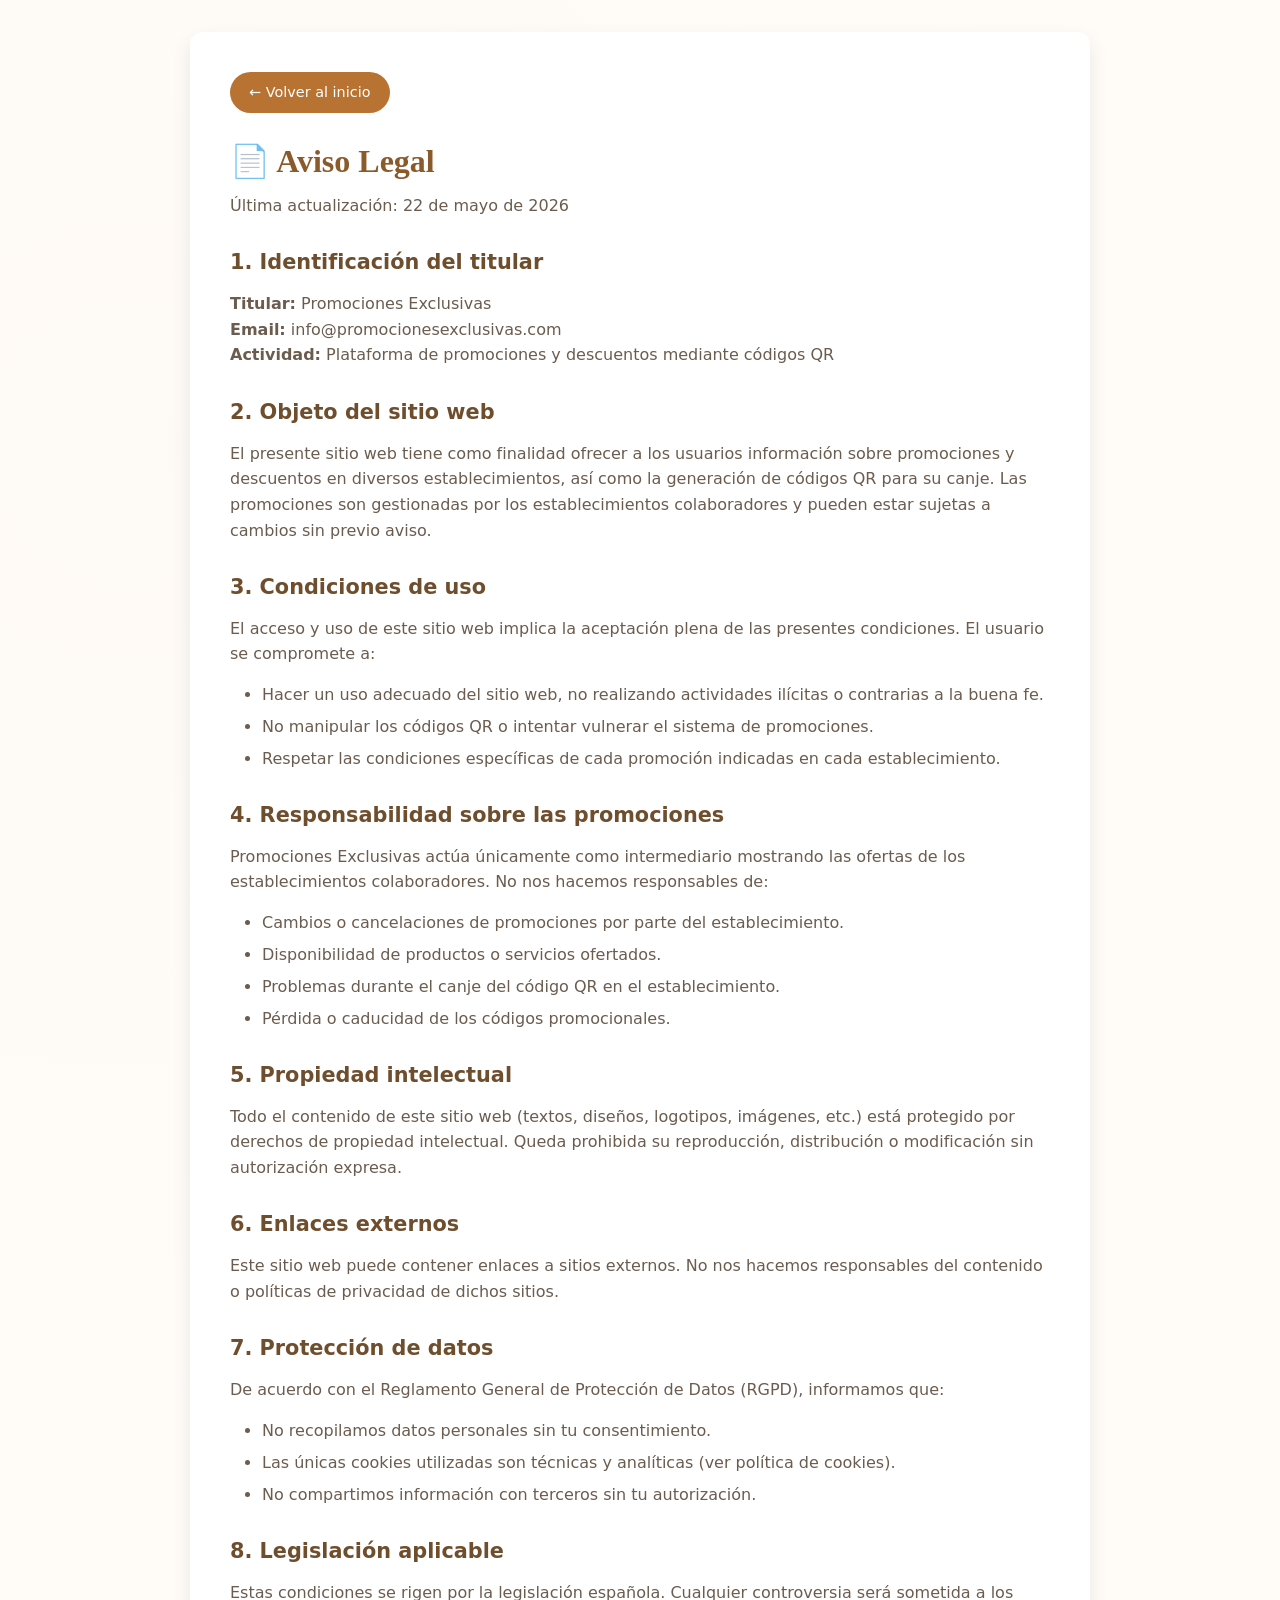
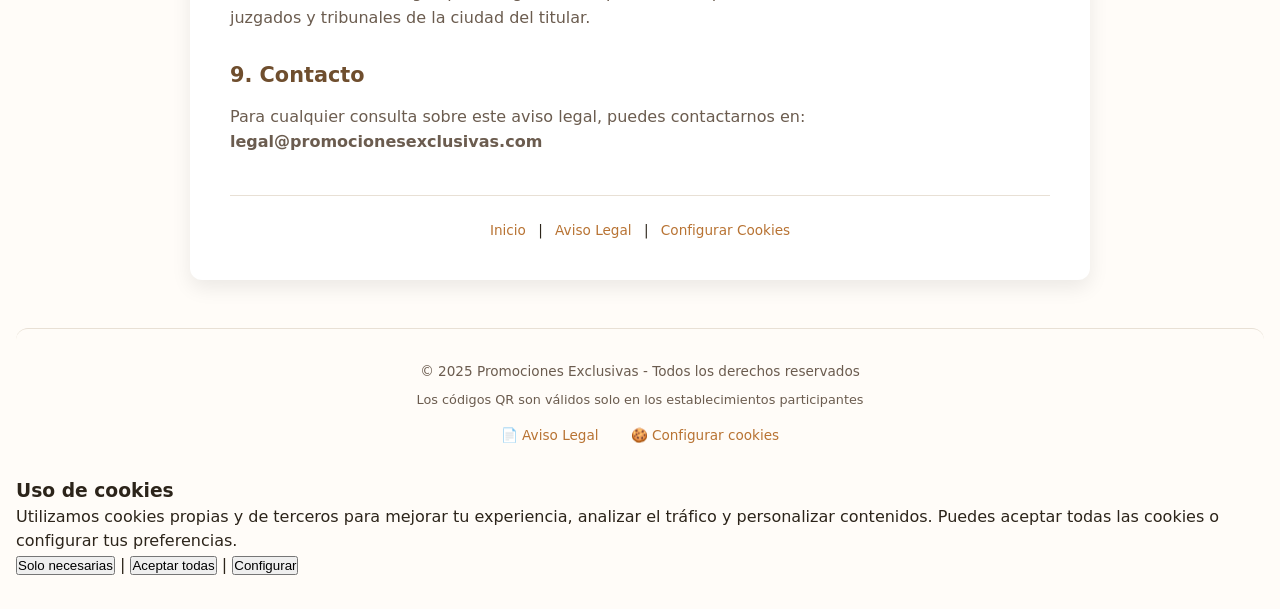
<file: aviso-legal.html>
<!DOCTYPE html>
<html lang="es">
<head>
    <meta charset="UTF-8">
    <meta name="viewport" content="width=device-width, initial-scale=1.0">
    <title>Aviso Legal | Promociones Exclusivas</title>
    <link rel="stylesheet" href="style.css">
    <link rel="stylesheet" href="legal.css">
    <script src="cookies.js"></script>

</head>
<body>
    <div class="container">
        <div class="legal-container">
            <a href="index.html" class="btn-volver-legal">← Volver al inicio</a>
            
            <h1>📄 Aviso Legal</h1>
            <p>Última actualización: 22 de mayo de 2026</p>

            <h2>1. Identificación del titular</h2>
            <p>
                <strong>Titular:</strong> Promociones Exclusivas<br>
                <strong>Email:</strong> info@promocionesexclusivas.com<br>
                <strong>Actividad:</strong> Plataforma de promociones y descuentos mediante códigos QR
            </p>

            <h2>2. Objeto del sitio web</h2>
            <p>
                El presente sitio web tiene como finalidad ofrecer a los usuarios información sobre promociones y descuentos en diversos establecimientos, 
                así como la generación de códigos QR para su canje. Las promociones son gestionadas por los establecimientos colaboradores y pueden 
                estar sujetas a cambios sin previo aviso.
            </p>

            <h2>3. Condiciones de uso</h2>
            <p>
                El acceso y uso de este sitio web implica la aceptación plena de las presentes condiciones. El usuario se compromete a:
            </p>
            <ul>
                <li>Hacer un uso adecuado del sitio web, no realizando actividades ilícitas o contrarias a la buena fe.</li>
                <li>No manipular los códigos QR o intentar vulnerar el sistema de promociones.</li>
                <li>Respetar las condiciones específicas de cada promoción indicadas en cada establecimiento.</li>
            </ul>

            <h2>4. Responsabilidad sobre las promociones</h2>
            <p>
                Promociones Exclusivas actúa únicamente como intermediario mostrando las ofertas de los establecimientos colaboradores. 
                No nos hacemos responsables de:
            </p>
            <ul>
                <li>Cambios o cancelaciones de promociones por parte del establecimiento.</li>
                <li>Disponibilidad de productos o servicios ofertados.</li>
                <li>Problemas durante el canje del código QR en el establecimiento.</li>
                <li>Pérdida o caducidad de los códigos promocionales.</li>
            </ul>

            <h2>5. Propiedad intelectual</h2>
            <p>
                Todo el contenido de este sitio web (textos, diseños, logotipos, imágenes, etc.) está protegido por derechos de propiedad intelectual. 
                Queda prohibida su reproducción, distribución o modificación sin autorización expresa.
            </p>

            <h2>6. Enlaces externos</h2>
            <p>
                Este sitio web puede contener enlaces a sitios externos. No nos hacemos responsables del contenido o políticas de privacidad de dichos sitios.
            </p>

            <h2>7. Protección de datos</h2>
            <p>
                De acuerdo con el Reglamento General de Protección de Datos (RGPD), informamos que:
            </p>
            <ul>
                <li>No recopilamos datos personales sin tu consentimiento.</li>
                <li>Las únicas cookies utilizadas son técnicas y analíticas (ver política de cookies).</li>
                <li>No compartimos información con terceros sin tu autorización.</li>
            </ul>

            <h2>8. Legislación aplicable</h2>
            <p>
                Estas condiciones se rigen por la legislación española. Cualquier controversia será sometida a los juzgados y tribunales de la ciudad del titular.
            </p>

            <h2>9. Contacto</h2>
            <p>
                Para cualquier consulta sobre este aviso legal, puedes contactarnos en: <strong>legal@promocionesexclusivas.com</strong>
            </p>

            <div class="legal-footer">
                <a href="index.html">Inicio</a> |
                <a href="aviso-legal.html">Aviso Legal</a> |
                <a href="javascript:void(0)" onclick="abrirGestionCookies()">Configurar Cookies</a>
            </div>
        </div>
    </div>
<!-- FOOTER actualizado con enlaces legales -->
<div class="footer">
    <p>© 2025 Promociones Exclusivas - Todos los derechos reservados</p>
    <p style="font-size: 0.8rem; margin-top: 0.5rem;">
        Los códigos QR son válidos solo en los establecimientos participantes
    </p>
    <div class="footer-links">
        <a href="aviso-legal.html">📄 Aviso Legal</a>
        <a href="javascript:void(0)" onclick="abrirGestionCookies()">🍪 Configurar cookies</a>
    </div>
</div>
    <script src="cookies.js"></script>
</body>
</html>
</file>
<file: style.css>
/* ===== VARIABLES Y RESET (Inspirado en SalamancaVivela) ===== */
* {
    margin: 0;
    padding: 0;
    box-sizing: border-box;
}

:root {
    /* Paleta de colores principal - Tierra y tradición */
    --primary: #b87333;        /* Cobre / Terracota (Acento principal) */
    --primary-dark: #8b5a2b;   /* Terracota más oscuro */
    --primary-light: #f4e0c8;  /* Crema / Piel de trigo */
    --secondary: #6f4e2e;      /* Marrón madera */
    --dark: #2c241a;           /* Casi negro cálido */
    --gray: #6b5c4f;           /* Gris cálido (piedra) */
    --gray-light: #e8e0d5;     /* Gris muy claro (calizo) */
    --white: #fffcf8;          /* Blanco roto (papel artesano) */
    --danger: #c45c4c;         /* Rojo terroso para eliminar */
    --success: #5a7a5a;        /* Verde oliva */
    
    /* Sombras y bordes */
    --shadow: 0 8px 20px rgba(0, 0, 0, 0.08);
    --shadow-sm: 0 2px 6px rgba(0, 0, 0, 0.05);
    --radius: 12px;
    --radius-sm: 6px;
    
    /* Tipografía */
    --font-serif: 'Georgia', 'Times New Roman', Times, serif;
    --font-sans: 'Segoe UI', 'Inter', system-ui, -apple-system, sans-serif;
}

body {
    font-family: var(--font-sans);
    background-color: var(--white);
    background-image: radial-gradient(circle at 10% 20%, rgba(184, 114, 51, 0.02) 0%, transparent 50%);
    color: var(--dark);
    line-height: 1.5;
    padding: 2rem 1rem;
}

/* ===== CONTENEDOR PRINCIPAL ===== */
.container {
    max-width: 1200px;
    margin: 0 auto;
}

/* ===== HEADER (Estilo tienda local) ===== */
.header {
    text-align: center;
    margin-bottom: 3rem;
    padding-bottom: 1.5rem;
    border-bottom: 2px solid var(--primary-light);
}

.header h1 {
    font-family: var(--font-serif);
    font-size: 2.8rem;
    font-weight: 400;
    color: var(--primary-dark);
    letter-spacing: -0.5px;
    margin-bottom: 0.5rem;
}

.header p {
    color: var(--gray);
    font-size: 1.1rem;
    max-width: 600px;
    margin: 0 auto 1rem auto;
}

.btn-admin {
    display: inline-block;
    background-color: transparent;
    border: 1.5px solid var(--primary);
    color: var(--primary);
    padding: 0.4rem 1.2rem;
    border-radius: 30px;
    text-decoration: none;
    font-size: 0.85rem;
    font-weight: 500;
    transition: all 0.3s;
}

.btn-admin:hover {
    background-color: var(--primary);
    color: white;
    transform: translateY(-2px);
}

/* ===== BUSCADOR (Estilo elegante) ===== */
.buscador-container {
    max-width: 550px;
    margin: 0 auto 2.5rem auto;
}

.buscador {
    position: relative;
    display: flex;
    gap: 0.5rem;
}

.buscador input {
    flex: 1;
    padding: 0.9rem 1.2rem;
    border: 1px solid var(--gray-light);
    border-radius: 60px;
    font-size: 1rem;
    background: white;
    box-shadow: var(--shadow-sm);
    transition: all 0.3s;
    font-family: var(--font-sans);
}

.buscador input:focus {
    outline: none;
    border-color: var(--primary);
    box-shadow: 0 0 0 3px rgba(184, 114, 51, 0.1);
}

.btn-limpiar {
    background: var(--gray-light);
    color: var(--gray);
    border: none;
    padding: 0 1.2rem;
    border-radius: 60px;
    cursor: pointer;
    font-weight: 500;
    transition: all 0.2s;
}

.btn-limpiar:hover {
    background: var(--gray);
    color: white;
}

.resultado-busqueda {
    text-align: center;
    margin-top: 0.6rem;
    font-size: 0.85rem;
    color: var(--gray);
    font-style: italic;
}

/* ===== ESTADÍSTICAS ===== */
.stats {
    display: flex;
    justify-content: center;
    gap: 1.8rem;
    margin-bottom: 2.5rem;
    flex-wrap: wrap;
}

.stat-card {
    background: var(--white);
    padding: 0.5rem 1.3rem;
    border-radius: 50px;
    color: var(--secondary);
    font-weight: 500;
    font-size: 0.85rem;
    box-shadow: var(--shadow-sm);
    border: 1px solid var(--gray-light);
}

/* ===== FILTROS (Categorías) ===== */
.filtros {
    display: flex;
    justify-content: center;
    gap: 0.8rem;
    margin-bottom: 2.5rem;
    flex-wrap: wrap;
}

.filtro-btn {
    background: transparent;
    border: 1px solid var(--gray-light);
    padding: 0.5rem 1.3rem;
    border-radius: 40px;
    color: var(--gray);
    cursor: pointer;
    transition: all 0.3s;
    font-weight: 500;
    font-size: 0.9rem;
}

.filtro-btn:hover {
    background: var(--primary-light);
    border-color: var(--primary);
    color: var(--primary-dark);
    transform: translateY(-2px);
}

.filtro-btn.activo {
    background: var(--primary);
    border-color: var(--primary);
    color: white;
}

/* ===== GRID DE TARJETAS (Productos) ===== */
.entradas-grid {
    display: grid;
    grid-template-columns: repeat(auto-fill, minmax(320px, 1fr));
    gap: 2rem;
    margin: 2rem 0;
}

/* ===== TARJETA (Estilo artesanal) ===== */
.card {
    background: white;
    border-radius: var(--radius);
    overflow: hidden;
    transition: all 0.3s ease-in-out;
    box-shadow: var(--shadow);
    border: 1px solid var(--gray-light);
    position: relative;
}

.card:hover {
    transform: translateY(-6px);
    box-shadow: 0 20px 25px -12px rgba(0, 0, 0, 0.15);
}

/* Badges */
.card-badge {
    position: absolute;
    top: 1rem;
    right: 1rem;
    background: var(--primary-light);
    color: var(--primary-dark);
    padding: 0.2rem 0.8rem;
    border-radius: 30px;
    font-size: 0.7rem;
    font-weight: 600;
    z-index: 1;
}

.descuento-badge {
    position: absolute;
    top: 1rem;
    left: 1rem;
    background: var(--success);
    color: white;
    padding: 0.2rem 0.8rem;
    border-radius: 30px;
    font-size: 0.8rem;
    font-weight: 700;
    z-index: 1;
}

.card-content {
    padding: 1.6rem;
    padding-top: 3.2rem;
}

.card h2 {
    font-family: var(--font-serif);
    font-size: 1.4rem;
    font-weight: 500;
    color: var(--dark);
    margin-bottom: 0.3rem;
}

.card-categoria {
    font-size: 0.7rem;
    text-transform: uppercase;
    letter-spacing: 1px;
    color: var(--primary);
    font-weight: 600;
    margin-bottom: 0.8rem;
    display: block;
}

.card-description {
    color: var(--gray);
    font-size: 0.9rem;
    line-height: 1.5;
    margin-bottom: 1.2rem;
}

/* Código */
.codigo-container {
    background: var(--primary-light);
    padding: 0.6rem;
    border-radius: var(--radius-sm);
    margin-bottom: 1rem;
    display: flex;
    justify-content: space-between;
    align-items: center;
    gap: 0.5rem;
    flex-wrap: wrap;
}

.codigo-label {
    font-size: 0.7rem;
    font-weight: 700;
    color: var(--secondary);
    letter-spacing: 1px;
}

.codigo-value {
    font-family: 'Courier New', monospace;
    font-weight: 800;
    background: white;
    padding: 0.2rem 0.8rem;
    border-radius: 30px;
    font-size: 0.9rem;
    color: var(--primary-dark);
    cursor: pointer;
    transition: 0.2s;
}

.codigo-value:hover {
    background: var(--primary);
    color: white;
}

.fecha {
    font-size: 0.75rem;
    color: var(--gray);
    margin-bottom: 1.3rem;
    display: flex;
    align-items: center;
    gap: 0.3rem;
}

.btn-qr {
    width: 100%;
    background: white;
    border: 1.5px solid var(--primary);
    color: var(--primary);
    padding: 0.7rem;
    border-radius: 60px;
    font-weight: 600;
    cursor: pointer;
    transition: all 0.2s;
    display: flex;
    align-items: center;
    justify-content: center;
    gap: 0.5rem;
}

.btn-qr:hover {
    background: var(--primary);
    color: white;
    transform: scale(1.02);
}

/* ===== MODAL ===== */
.modal {
    display: none;
    position: fixed;
    top: 0;
    left: 0;
    width: 100%;
    height: 100%;
    background: rgba(44, 36, 26, 0.95);
    z-index: 1000;
    justify-content: center;
    align-items: center;
}

.modal-content {
    background: var(--white);
    padding: 2rem;
    border-radius: var(--radius);
    text-align: center;
    max-width: 90%;
    max-height: 90%;
    border: 1px solid var(--primary-light);
}

.modal-content img {
    max-width: 230px;
    margin: 1rem auto;
}

.modal-close {
    background: var(--primary);
    color: white;
    border: none;
    padding: 0.5rem 1.5rem;
    border-radius: 60px;
    cursor: pointer;
    font-weight: 600;
    margin-top: 1rem;
}

/* ===== TOAST ===== */
.toast {
    position: fixed;
    bottom: 2rem;
    left: 50%;
    transform: translateX(-50%);
    background: var(--dark);
    color: white;
    padding: 0.6rem 1.5rem;
    border-radius: 50px;
    font-size: 0.85rem;
    z-index: 1100;
    box-shadow: var(--shadow);
}

/* ===== ANIMACIONES SUAVES ===== */
@keyframes fadeInUp {
    from {
        opacity: 0;
        transform: translateY(20px);
    }
    to {
        opacity: 1;
        transform: translateY(0);
    }
}

.entradas-grid {
    animation: fadeInUp 0.4s ease-out;
}

/* ===== RESPONSIVE ===== */
@media (max-width: 768px) {
    body {
        padding: 1rem;
    }

    .header h1 {
        font-size: 2rem;
    }

    .entradas-grid {
        grid-template-columns: 1fr;
        gap: 1.2rem;
    }

    .card-content {
        padding: 1.2rem;
        padding-top: 2.8rem;
    }

    .filtro-btn {
        padding: 0.4rem 1rem;
        font-size: 0.8rem;
    }

    .stat-card {
        font-size: 0.75rem;
    }
}

@media (max-width: 480px) {
    .header h1 {
        font-size: 1.6rem;
    }
    .buscador input {
        font-size: 0.9rem;
    }
}
/* ===== FOOTER ===== */
.footer {
    text-align: center;
    margin-top: 3rem;
    padding: 2rem;
    background: #1a1a1a;
    border-radius: var(--radius);
    color: #ffffff;
    font-size: 0.9rem;
}

/* ===== FOOTER ===== */
.footer {
    text-align: center;
    margin-top: 3rem;
    padding: 2rem;
    color: var(--gray);
    font-size: 0.85rem;
    border-top: 1px solid var(--gray-light);
    background: transparent;
}

/* ===== FOOTER LINKS ===== */
.footer-links {
    margin-top: 1rem;
    display: flex;
    justify-content: center;
    gap: 2rem;
    flex-wrap: wrap;
}

.footer-links a {
    color: var(--primary);
    text-decoration: none;
    font-size: 0.85rem;
    font-weight: 500;
    transition: all 0.2s;
    background: transparent;
    padding: 0;
}

.footer-links a:hover {
    color: var(--primary-dark);
    text-decoration: underline;
}
/* ===== BOTONES DE COMPARTIR ===== */
.share-buttons {
    display: flex;
    gap: 10px;
    justify-content: center;
    margin-top: 15px;
    flex-wrap: wrap;
}

.share-btn {
    display: inline-flex;
    align-items: center;
    gap: 8px;
    padding: 8px 16px;
    border: none;
    border-radius: 50px;
    cursor: pointer;
    font-size: 0.8rem;
    font-weight: 500;
    transition: all 0.2s;
    text-decoration: none;
    color: white;
}

.share-btn:hover {
    transform: translateY(-3px);
}

.share-whatsapp {
    background: #25D366;
}

.share-whatsapp:hover {
    background: #128C7E;
}

.share-facebook {
    background: #1877F2;
}

.share-facebook:hover {
    background: #0C63D4;
}

.share-twitter {
    background: #1DA1F2;
}

.share-twitter:hover {
    background: #0D8BD9;
}

.share-telegram {
    background: #0088cc;
}

.share-telegram:hover {
    background: #006699;
}

.share-copy {
    background: #6B7280;
}

.share-copy:hover {
    background: #4B5563;
}
</file>
<file: legal.css>
/* ===== ESTILOS PARA EL AVISO LEGAL ===== */

.legal-container {
    max-width: 900px;
    margin: 0 auto;
    background: white;
    border-radius: var(--radius);
    padding: 2.5rem;
    box-shadow: var(--shadow);
}

.legal-container h1 {
    color: var(--primary-dark);
    font-family: var(--font-serif);
    margin-bottom: 0.5rem;
    font-size: 2rem;
}

.legal-container h2 {
    color: var(--secondary);
    font-size: 1.3rem;
    margin-top: 1.8rem;
    margin-bottom: 0.8rem;
    font-weight: 600;
}

.legal-container p {
    color: var(--gray);
    line-height: 1.6;
    margin-bottom: 1rem;
}

.legal-container ul {
    padding-left: 2rem;
    margin-bottom: 1rem;
}

.legal-container li {
    color: var(--gray);
    margin-bottom: 0.5rem;
    line-height: 1.5;
}

.btn-volver-legal {
    display: inline-block;
    background: var(--primary);
    color: white;
    padding: 0.6rem 1.2rem;
    border-radius: 50px;
    text-decoration: none;
    font-size: 0.9rem;
    font-weight: 500;
    transition: all 0.3s;
    margin-bottom: 1.5rem;
}

.btn-volver-legal:hover {
    background: var(--primary-dark);
    transform: translateX(-3px);
}

.legal-footer {
    margin-top: 2.5rem;
    padding-top: 1.5rem;
    border-top: 1px solid var(--gray-light);
    text-align: center;
    font-size: 0.85rem;
}

.legal-footer a {
    color: var(--primary);
    text-decoration: none;
    margin: 0 0.5rem;
}

.legal-footer a:hover {
    text-decoration: underline;
}

@media (max-width: 768px) {
    .legal-container {
        padding: 1.5rem;
    }
    
    .legal-container h1 {
        font-size: 1.6rem;
    }
    
    .legal-container h2 {
        font-size: 1.1rem;
    }
}
</file>
